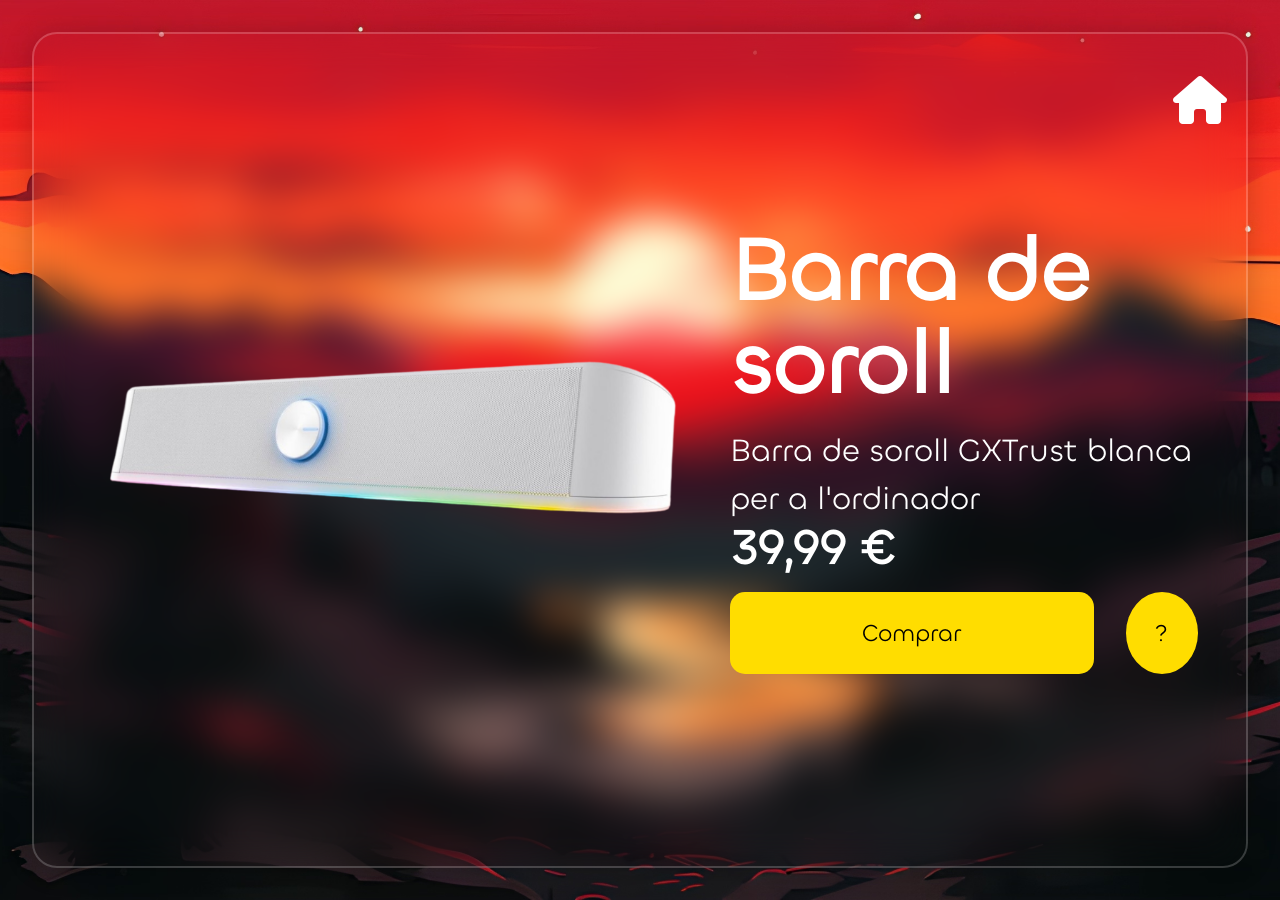
<file: productes/Barra de soroll.html>
<!DOCTYPE html>
<html lang="ca">

<head>
    <meta charset="UTF-8">
    <title>Barra de soroll</title>
    <link rel="stylesheet" href="../product.css">
    <link rel="stylesheet" href="https://cdnjs.cloudflare.com/ajax/libs/font-awesome/6.7.2/css/all.min.css"
        integrity="sha512-Evv84Mr4kqVGRNSgIGL/F/aIDqQb7xQ2vcrdIwxfjThSH8CSR7PBEakCr51Ck+w+/U6swU2Im1vVX0SVk9ABhg=="
        crossorigin="anonymous" referrerpolicy="no-referrer">
    <meta name="viewport" content="width=device-width, initial-scale=1.0">
    <link rel="website icon" type="jpg" href="../img/icon.jpg">
</head>

<body>
    <div class="general">
        <div class="imagen">
            <img src="../img/img-12.jpg" alt="Cadira Ergonòmica" style="width: 600px; height: auto;">
        </div>
        <div class="description">
            <h1>Barra de soroll</h1>
            <p>Barra de soroll GXTrust blanca per a l&#039;ordinador</p>
            <h2 class="price">39,99 €</h2>
            <div class="button">
                <button class="buy btn" data-url="https://www.amazon.es/Trust-Gaming-Iluminaci%C3%B3n-Altavoces-Alimentaci%C3%B3n/dp/B0FH252S5P/?_encoding=UTF8&amp;pd_rd_w=E9NpO&amp;content-id=amzn1.sym.fb082bbf-62df-41cf-8781-48f664b05893&amp;pf_rd_p=fb082bbf-62df-41cf-8781-48f664b05893&amp;pf_rd_r=YXW6NJ1TQ4CJ0GKKM4R6&amp;pd_rd_wg=wQYU0&amp;pd_rd_r=5d430474-7e29-4195-837c-4c2dff0e2332&amp;ref_=pd_hp_d_r_atf_dealz_wd_cs&amp;th=1">Comprar</button>
                <button class="pq btn" title="Per què?">?</button>
            </div>
        </div>
        <i class="fas fa-house" onclick="location.href = '../index.html'"></i>
    </div>
    <div class="why">Caprici, per poder escoltar millor l&#039;ordinador.</div>
    <script>
        const general = document.querySelector(".general");
        const buy = document.querySelector(".buy");
        const why = document.querySelector(".why");

        buy.addEventListener("click", () => {
            window.open(buy.dataset.url, "_blank")
        })

        general.addEventListener("click", (event) => {
            let positionClick = event.target;
            if (positionClick.classList.contains("pq")) {
                why.style.display = "block"
            } else{
                why.style.display = "none"
            }
        })
    </script>
</body>

</html>
</file>
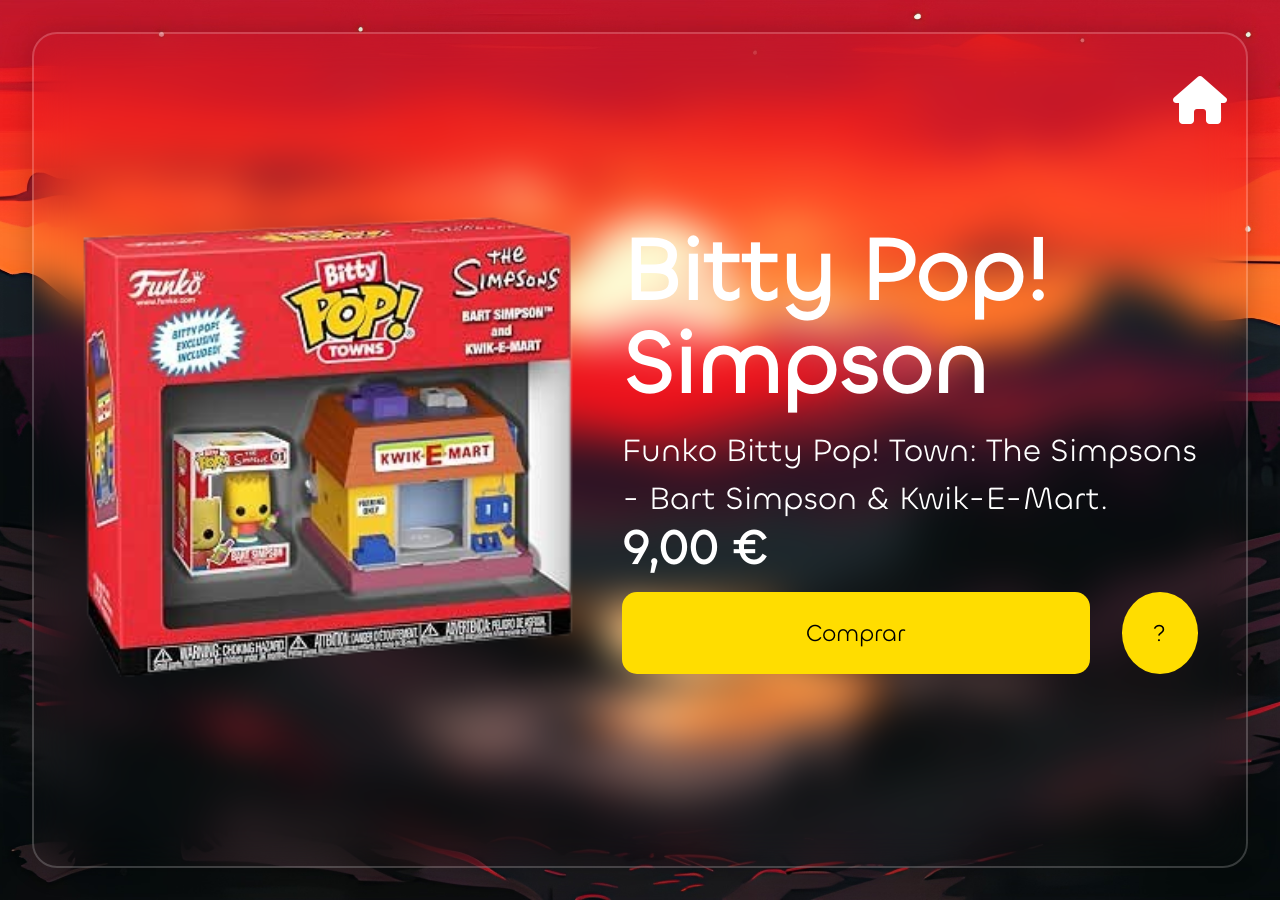
<file: productes/Bitty Pop! Simpson.html>
<!DOCTYPE html>
<html lang="ca">

<head>
    <meta charset="UTF-8">
    <title>Bitty Pop! Simpson</title>
    <link rel="stylesheet" href="../product.css">
    <link rel="stylesheet" href="https://cdnjs.cloudflare.com/ajax/libs/font-awesome/6.7.2/css/all.min.css"
        integrity="sha512-Evv84Mr4kqVGRNSgIGL/F/aIDqQb7xQ2vcrdIwxfjThSH8CSR7PBEakCr51Ck+w+/U6swU2Im1vVX0SVk9ABhg=="
        crossorigin="anonymous" referrerpolicy="no-referrer">
    <meta name="viewport" content="width=device-width, initial-scale=1.0">
    <link rel="website icon" type="jpg" href="../img/icon.jpg">
</head>

<body>
    <div class="general">
        <div class="imagen">
            <img src="../img/img-3.jpg" alt="Cadira Ergonòmica">
        </div>
        <div class="description">
            <h1>Bitty Pop! Simpson</h1>
            <p>Funko Bitty Pop! Town: The Simpsons - Bart Simpson &amp; Kwik-E-Mart.</p>
            <h2 class="price">9,00 €</h2>
            <div class="button">
                <button class="buy btn" data-url="https://www.amazon.es/dp/B0CQS16CK2?ref=cm_sw_r_cso_wa_apan_dp_HC4PTGR8ADGHD1JJYJYX&amp;ref_=cm_sw_r_cso_wa_apan_dp_HC4PTGR8ADGHD1JJYJYX&amp;social_share=cm_sw_r_cso_wa_apan_dp_HC4PTGR8ADGHD1JJYJYX&amp;th=1">Comprar</button>
                <button class="pq btn" title="Per què?">?</button>
            </div>
        </div>
        <i class="fas fa-house" onclick="location.href = '../index.html'"></i>
    </div>
    <div class="why">Decoració/Caprici.</div>
    <script>
        const general = document.querySelector(".general");
        const buy = document.querySelector(".buy");
        const why = document.querySelector(".why");

        buy.addEventListener("click", () => {
            window.open(buy.dataset.url, "_blank")
        })

        general.addEventListener("click", (event) => {
            let positionClick = event.target;
            if (positionClick.classList.contains("pq")) {
                why.style.display = "block"
            } else{
                why.style.display = "none"
            }
        })
    </script>
</body>

</html>
</file>
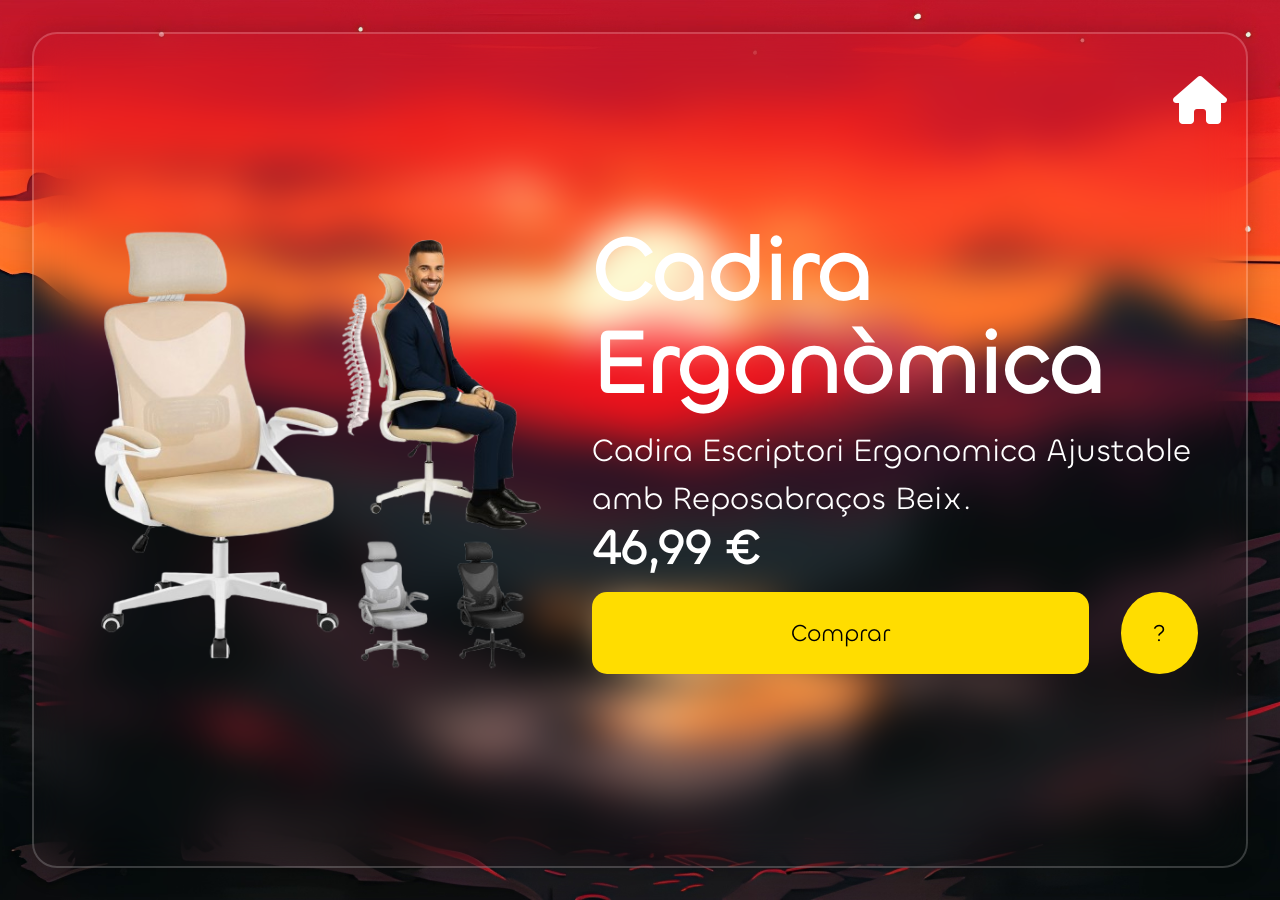
<file: productes/Cadira Ergonòmica.html>
<!DOCTYPE html>
<html lang="ca">

<head>
    <meta charset="UTF-8">
    <title>Cadira Ergonòmica</title>
    <link rel="stylesheet" href="../product.css">
    <link rel="stylesheet" href="https://cdnjs.cloudflare.com/ajax/libs/font-awesome/6.7.2/css/all.min.css"
        integrity="sha512-Evv84Mr4kqVGRNSgIGL/F/aIDqQb7xQ2vcrdIwxfjThSH8CSR7PBEakCr51Ck+w+/U6swU2Im1vVX0SVk9ABhg=="
        crossorigin="anonymous" referrerpolicy="no-referrer">
    <meta name="viewport" content="width=device-width, initial-scale=1.0">
    <link rel="website icon" type="jpg" href="../img/icon.jpg">
</head>

<body>
    <div class="general">
        <div class="imagen">
            <img src="../img/img-1.jpg" alt="Cadira Ergonòmica">
        </div>
        <div class="description">
            <h1>Cadira Ergonòmica</h1>
            <p>Cadira Escriptori Ergonomica Ajustable amb Reposabraços Beix.</p>
            <h2 class="price">46,99 €</h2>
            <div class="button">
                <button class="buy btn" data-url="https://www.amazon.es/gp/product/B0G6X6NP4X/ref=ox_sc_act_image_1?smid=ABU9ZGHA5QJIH&amp;th=1">Comprar</button>
                <button class="pq btn" title="Per què?">?</button>
            </div>
        </div>
        <i class="fas fa-house" onclick="location.href = '../index.html'"></i>
    </div>
    <div class="why">Per no agafar dolor d&#039;esquena o de coll al estar asegut en el escriptori,</div>
    <script>
        const general = document.querySelector(".general");
        const buy = document.querySelector(".buy");
        const why = document.querySelector(".why");

        buy.addEventListener("click", () => {
            window.open(buy.dataset.url, "_blank")
        })

        general.addEventListener("click", (event) => {
            let positionClick = event.target;
            if (positionClick.classList.contains("pq")) {
                why.style.display = "block"
            } else{
                why.style.display = "none"
            }
        })
    </script>
</body>

</html>
</file>
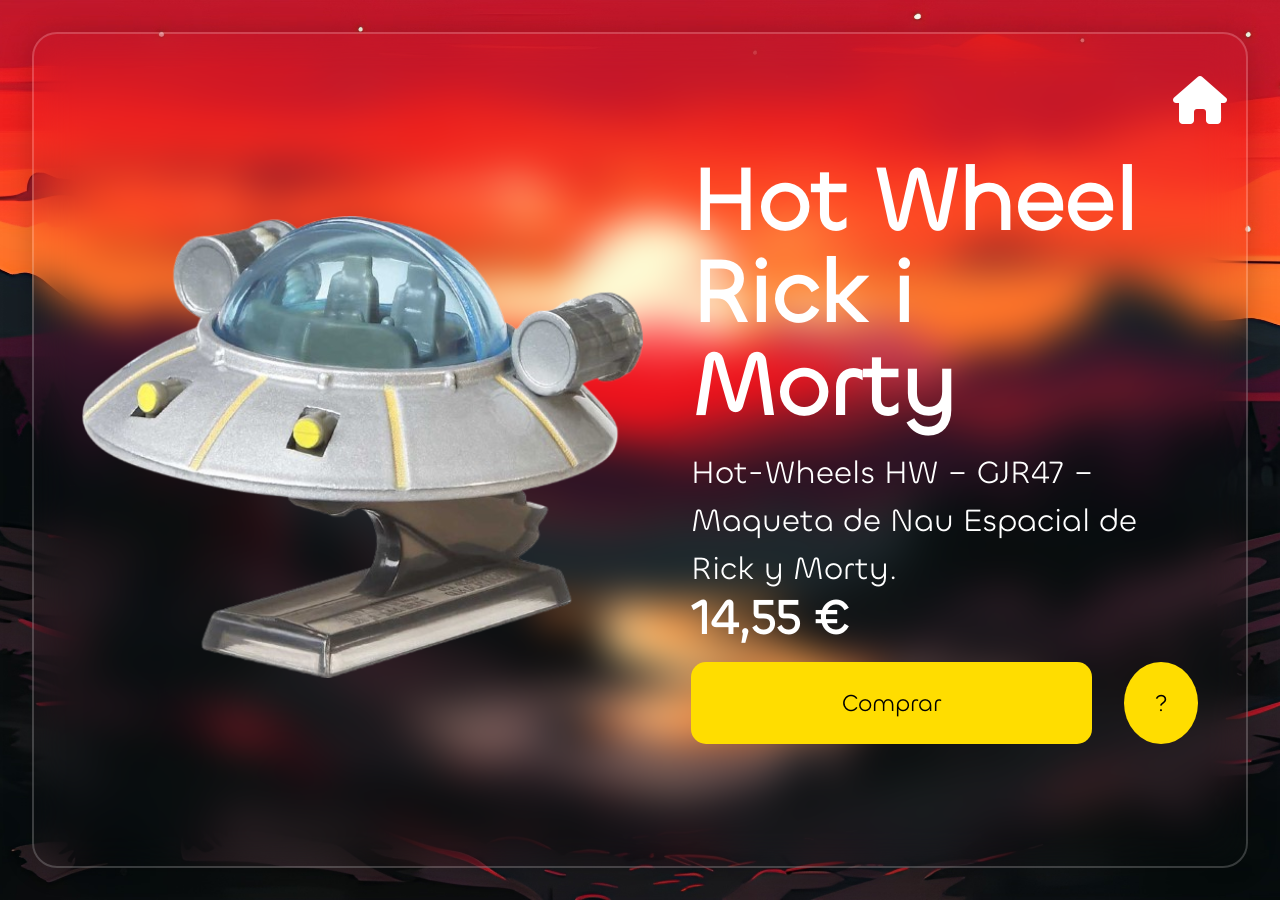
<file: productes/Hot Wheel Rick i Morty.html>
<!DOCTYPE html>
<html lang="ca">

<head>
    <meta charset="UTF-8">
    <title>Hot Wheel Rick i Morty</title>
    <link rel="stylesheet" href="../product.css">
    <link rel="stylesheet" href="https://cdnjs.cloudflare.com/ajax/libs/font-awesome/6.7.2/css/all.min.css"
        integrity="sha512-Evv84Mr4kqVGRNSgIGL/F/aIDqQb7xQ2vcrdIwxfjThSH8CSR7PBEakCr51Ck+w+/U6swU2Im1vVX0SVk9ABhg=="
        crossorigin="anonymous" referrerpolicy="no-referrer">
    <meta name="viewport" content="width=device-width, initial-scale=1.0">
    <link rel="website icon" type="jpg" href="../img/icon.jpg">
</head>

<body>
    <div class="general">
        <div class="imagen">
            <img src="../img/img-2.jpg" alt="Cadira Ergonòmica">
        </div>
        <div class="description">
            <h1>Hot Wheel Rick i Morty</h1>
            <p>Hot-Wheels HW – GJR47 – Maqueta de Nau Espacial de Rick y Morty.</p>
            <h2 class="price">14,55 €</h2>
            <div class="button">
                <button class="buy btn" data-url="https://www.amazon.es/dp/B086G68871?ref=cm_sw_r_cso_wa_apan_dp_TQTAPQ4N9PSXCVYJKZVJ&amp;ref_=cm_sw_r_cso_wa_apan_dp_TQTAPQ4N9PSXCVYJKZVJ&amp;social_share=cm_sw_r_cso_wa_apan_dp_TQTAPQ4N9PSXCVYJKZVJ">Comprar</button>
                <button class="pq btn" title="Per què?">?</button>
            </div>
        </div>
        <i class="fas fa-house" onclick="location.href = '../index.html'"></i>
    </div>
    <div class="why">Decoració/Caprici.</div>
    <script>
        const general = document.querySelector(".general");
        const buy = document.querySelector(".buy");
        const why = document.querySelector(".why");

        buy.addEventListener("click", () => {
            window.open(buy.dataset.url, "_blank")
        })

        general.addEventListener("click", (event) => {
            let positionClick = event.target;
            if (positionClick.classList.contains("pq")) {
                why.style.display = "block"
            } else{
                why.style.display = "none"
            }
        })
    </script>
</body>

</html>
</file>
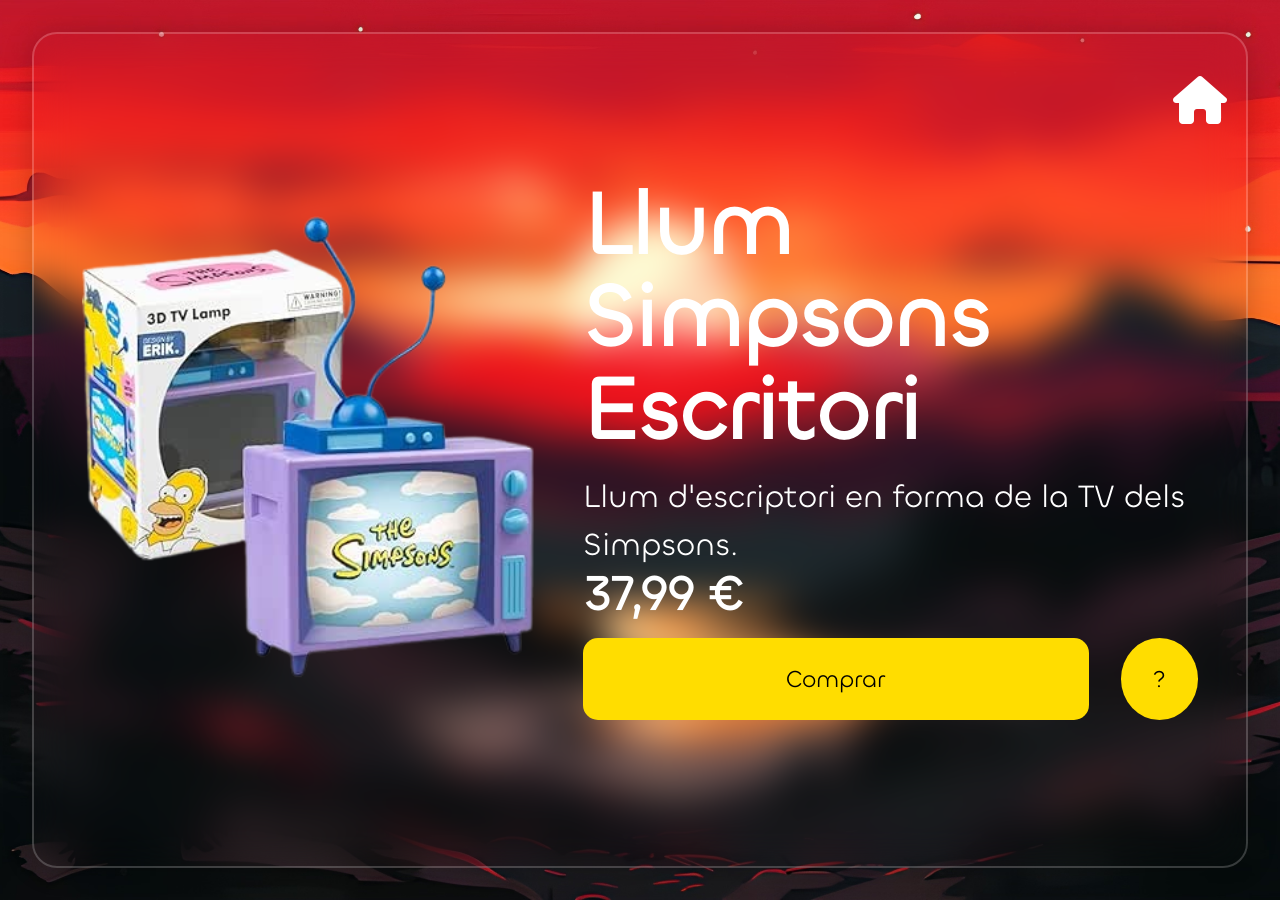
<file: productes/Llum Simpsons Escritori.html>
<!DOCTYPE html>
<html lang="ca">

<head>
    <meta charset="UTF-8">
    <title>Llum Simpsons Escritori</title>
    <link rel="stylesheet" href="../product.css">
    <link rel="stylesheet" href="https://cdnjs.cloudflare.com/ajax/libs/font-awesome/6.7.2/css/all.min.css"
        integrity="sha512-Evv84Mr4kqVGRNSgIGL/F/aIDqQb7xQ2vcrdIwxfjThSH8CSR7PBEakCr51Ck+w+/U6swU2Im1vVX0SVk9ABhg=="
        crossorigin="anonymous" referrerpolicy="no-referrer">
    <meta name="viewport" content="width=device-width, initial-scale=1.0">
    <link rel="website icon" type="jpg" href="../img/icon.jpg">
</head>

<body>
    <div class="general">
        <div class="imagen">
            <img src="../img/img-4.jpg" alt="Cadira Ergonòmica">
        </div>
        <div class="description">
            <h1>Llum Simpsons Escritori</h1>
            <p>Llum d&#039;escriptori en forma de la TV dels Simpsons.</p>
            <h2 class="price">37,99 €</h2>
            <div class="button">
                <button class="buy btn" data-url="https://www.amazon.es/dp/B0FXH5ZPHN?ref=cm_sw_r_cso_wa_apan_dp_G398KB0VMZXW51DMBTZZ&amp;ref_=cm_sw_r_cso_wa_apan_dp_G398KB0VMZXW51DMBTZZ&amp;social_share=cm_sw_r_cso_wa_apan_dp_G398KB0VMZXW51DMBTZZ&amp;th=1">Comprar</button>
                <button class="pq btn" title="Per què?">?</button>
            </div>
        </div>
        <i class="fas fa-house" onclick="location.href = '../index.html'"></i>
    </div>
    <div class="why">Decoració/Caprici i per tenir una llum en l&#039;escriptori.</div>
    <script>
        const general = document.querySelector(".general");
        const buy = document.querySelector(".buy");
        const why = document.querySelector(".why");

        buy.addEventListener("click", () => {
            window.open(buy.dataset.url, "_blank")
        })

        general.addEventListener("click", (event) => {
            let positionClick = event.target;
            if (positionClick.classList.contains("pq")) {
                why.style.display = "block"
            } else{
                why.style.display = "none"
            }
        })
    </script>
</body>

</html>
</file>
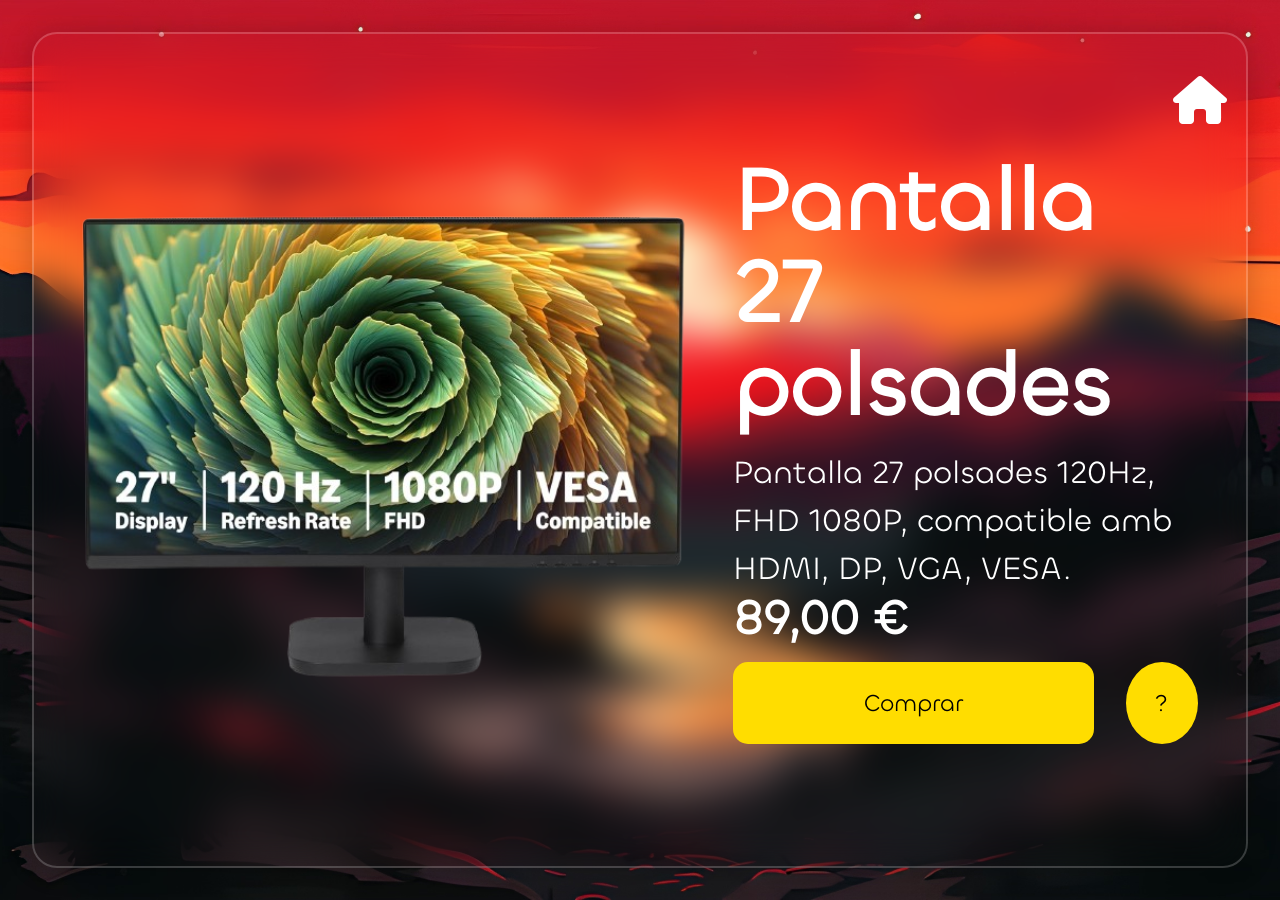
<file: productes/Pantalla 27 polsades.html>
<!DOCTYPE html>
<html lang="ca">

<head>
    <meta charset="UTF-8">
    <title>Pantalla 27 polsades</title>
    <link rel="stylesheet" href="../product.css">
    <link rel="stylesheet" href="https://cdnjs.cloudflare.com/ajax/libs/font-awesome/6.7.2/css/all.min.css"
        integrity="sha512-Evv84Mr4kqVGRNSgIGL/F/aIDqQb7xQ2vcrdIwxfjThSH8CSR7PBEakCr51Ck+w+/U6swU2Im1vVX0SVk9ABhg=="
        crossorigin="anonymous" referrerpolicy="no-referrer">
    <meta name="viewport" content="width=device-width, initial-scale=1.0">
    <link rel="website icon" type="jpg" href="../img/icon.jpg">
</head>

<body>
    <div class="general">
        <div class="imagen">
            <img src="../img/img-10.jpg" alt="Cadira Ergonòmica">
        </div>
        <div class="description">
            <h1>Pantalla 27 polsades</h1>
            <p>Pantalla 27 polsades 120Hz, FHD 1080P, compatible amb HDMI, DP, VGA, VESA.</p>
            <h2 class="price">89,00 €</h2>
            <div class="button">
                <button class="buy btn" data-url="https://www.amazon.es/dp/B0DZ5W17HN?ref=cm_sw_r_cso_wa_apan_dp_Q30NSGTPNY228KVNN7GV&amp;ref_=cm_sw_r_cso_wa_apan_dp_Q30NSGTPNY228KVNN7GV&amp;social_share=cm_sw_r_cso_wa_apan_dp_Q30NSGTPNY228KVNN7GV&amp;th=1">Comprar</button>
                <button class="pq btn" title="Per què?">?</button>
            </div>
        </div>
        <i class="fas fa-house" onclick="location.href = '../index.html'"></i>
    </div>
    <div class="why">Per fer la pantalla del portàtil més gran. Caprici.</div>
    <script>
        const general = document.querySelector(".general");
        const buy = document.querySelector(".buy");
        const why = document.querySelector(".why");

        buy.addEventListener("click", () => {
            window.open(buy.dataset.url, "_blank")
        })

        general.addEventListener("click", (event) => {
            let positionClick = event.target;
            if (positionClick.classList.contains("pq")) {
                why.style.display = "block"
            } else{
                why.style.display = "none"
            }
        })
    </script>
</body>

</html>
</file>
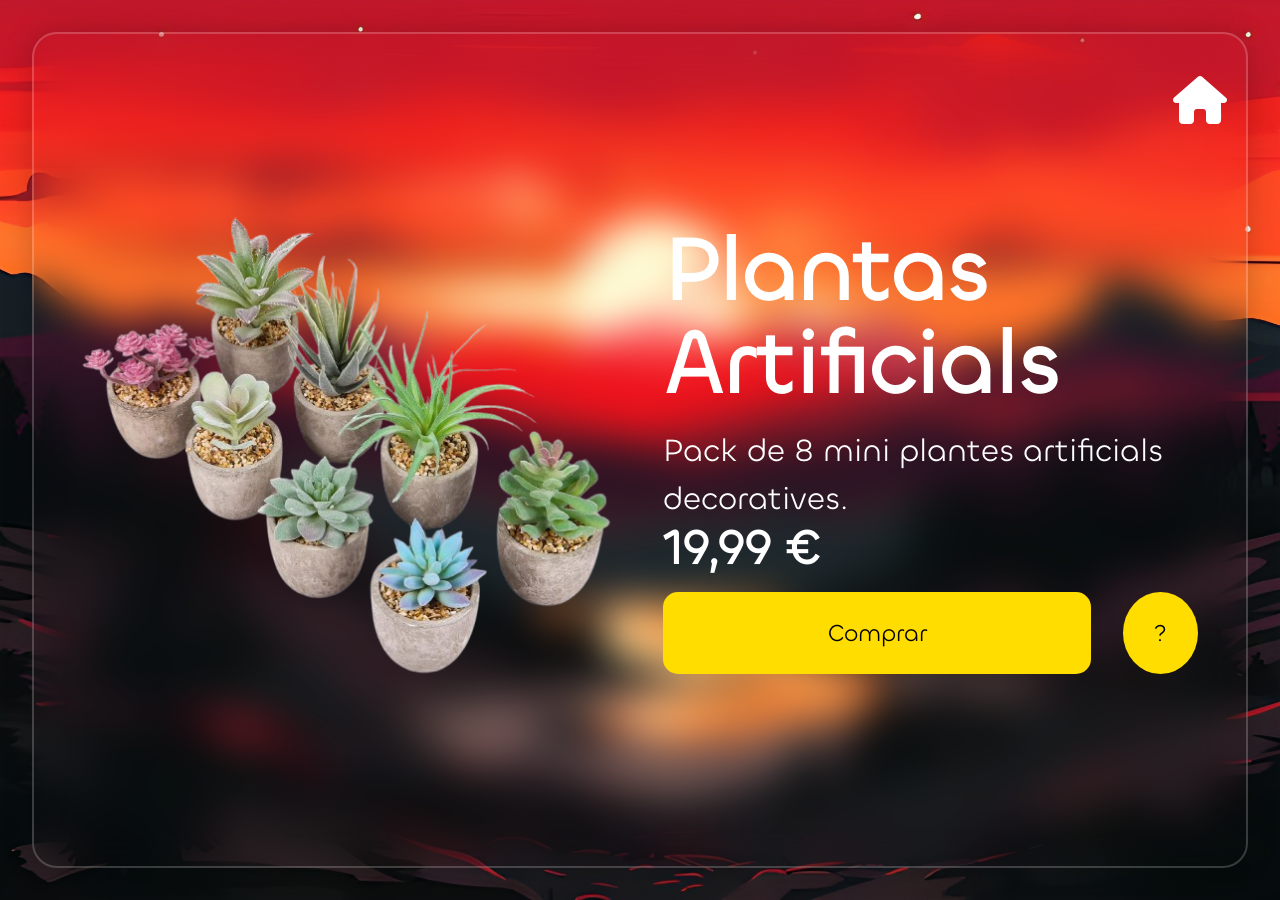
<file: productes/Plantas Artificials.html>
<!DOCTYPE html>
<html lang="ca">

<head>
    <meta charset="UTF-8">
    <title>Plantas Artificials</title>
    <link rel="stylesheet" href="../product.css">
    <link rel="stylesheet" href="https://cdnjs.cloudflare.com/ajax/libs/font-awesome/6.7.2/css/all.min.css"
        integrity="sha512-Evv84Mr4kqVGRNSgIGL/F/aIDqQb7xQ2vcrdIwxfjThSH8CSR7PBEakCr51Ck+w+/U6swU2Im1vVX0SVk9ABhg=="
        crossorigin="anonymous" referrerpolicy="no-referrer">
    <meta name="viewport" content="width=device-width, initial-scale=1.0">
    <link rel="website icon" type="jpg" href="../img/icon.jpg">
</head>

<body>
    <div class="general">
        <div class="imagen">
            <img src="../img/img-7.jpg" alt="Cadira Ergonòmica">
        </div>
        <div class="description">
            <h1>Plantas Artificials</h1>
            <p>Pack de 8 mini plantes artificials decoratives.</p>
            <h2 class="price">19,99 €</h2>
            <div class="button">
                <button class="buy btn" data-url="https://www.amazon.es/dp/B09PQGJ6B7?ref=cm_sw_r_cso_wa_apan_dp_ZMEAZVK5BFZ1N2VT7M07&amp;ref_=cm_sw_r_cso_wa_apan_dp_ZMEAZVK5BFZ1N2VT7M07&amp;social_share=cm_sw_r_cso_wa_apan_dp_ZMEAZVK5BFZ1N2VT7M07">Comprar</button>
                <button class="pq btn" title="Per què?">?</button>
            </div>
        </div>
        <i class="fas fa-house" onclick="location.href = '../index.html'"></i>
    </div>
    <div class="why">Decoració</div>
    <script>
        const general = document.querySelector(".general");
        const buy = document.querySelector(".buy");
        const why = document.querySelector(".why");

        buy.addEventListener("click", () => {
            window.open(buy.dataset.url, "_blank")
        })

        general.addEventListener("click", (event) => {
            let positionClick = event.target;
            if (positionClick.classList.contains("pq")) {
                why.style.display = "block"
            } else{
                why.style.display = "none"
            }
        })
    </script>
</body>

</html>
</file>
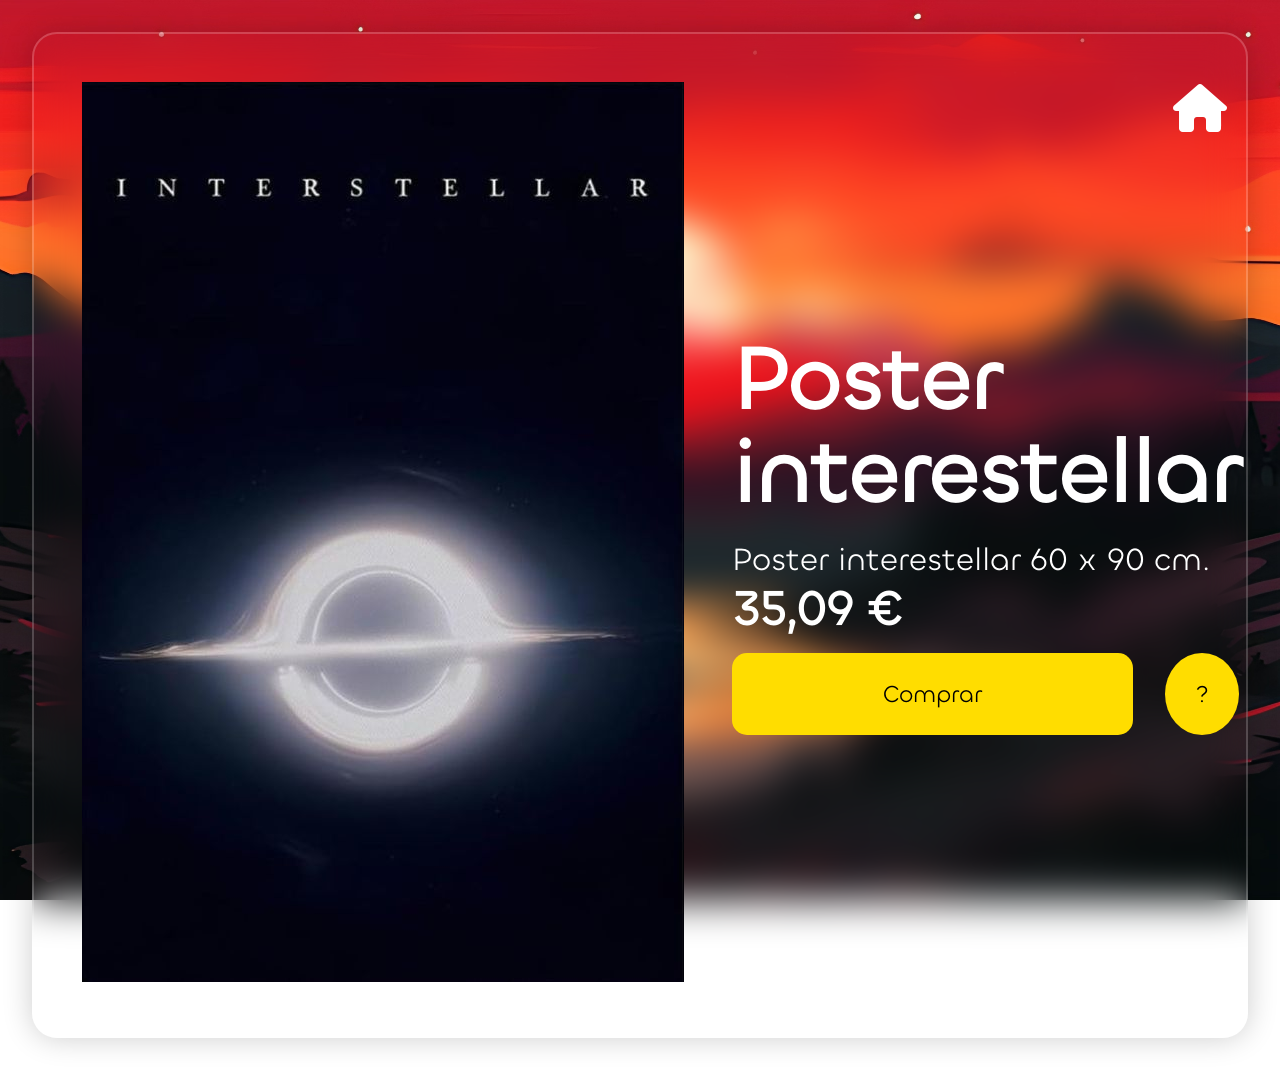
<file: productes/Poster interestellar.html>
<!DOCTYPE html>
<html lang="ca">

<head>
    <meta charset="UTF-8">
    <title>Poster interestellar</title>
    <link rel="stylesheet" href="../product.css">
    <link rel="stylesheet" href="https://cdnjs.cloudflare.com/ajax/libs/font-awesome/6.7.2/css/all.min.css"
        integrity="sha512-Evv84Mr4kqVGRNSgIGL/F/aIDqQb7xQ2vcrdIwxfjThSH8CSR7PBEakCr51Ck+w+/U6swU2Im1vVX0SVk9ABhg=="
        crossorigin="anonymous" referrerpolicy="no-referrer">
    <meta name="viewport" content="width=device-width, initial-scale=1.0">
    <link rel="website icon" type="jpg" href="../img/icon.jpg">
</head>

<body>
    <div class="general">
        <div class="imagen">
            <img src="../img/img-5.jpg" alt="Cadira Ergonòmica">
        </div>
        <div class="description">
            <h1>Poster interestellar</h1>
            <p>Poster interestellar 60 x 90 cm.</p>
            <h2 class="price">35,09 €</h2>
            <div class="button">
                <button class="buy btn" data-url="https://www.amazon.es/dp/B0FFH7TMBR?ref=cm_sw_r_cso_wa_apan_dp_TKE7SA4GS7CJYHD2KV2K&amp;ref_=cm_sw_r_cso_wa_apan_dp_TKE7SA4GS7CJYHD2KV2K&amp;social_share=cm_sw_r_cso_wa_apan_dp_TKE7SA4GS7CJYHD2KV2K&amp;th=1">Comprar</button>
                <button class="pq btn" title="Per què?">?</button>
            </div>
        </div>
        <i class="fas fa-house" onclick="location.href = '../index.html'"></i>
    </div>
    <div class="why">Decoració/Caprici.</div>
    <script>
        const general = document.querySelector(".general");
        const buy = document.querySelector(".buy");
        const why = document.querySelector(".why");

        buy.addEventListener("click", () => {
            window.open(buy.dataset.url, "_blank")
        })

        general.addEventListener("click", (event) => {
            let positionClick = event.target;
            if (positionClick.classList.contains("pq")) {
                why.style.display = "block"
            } else{
                why.style.display = "none"
            }
        })
    </script>
</body>

</html>
</file>
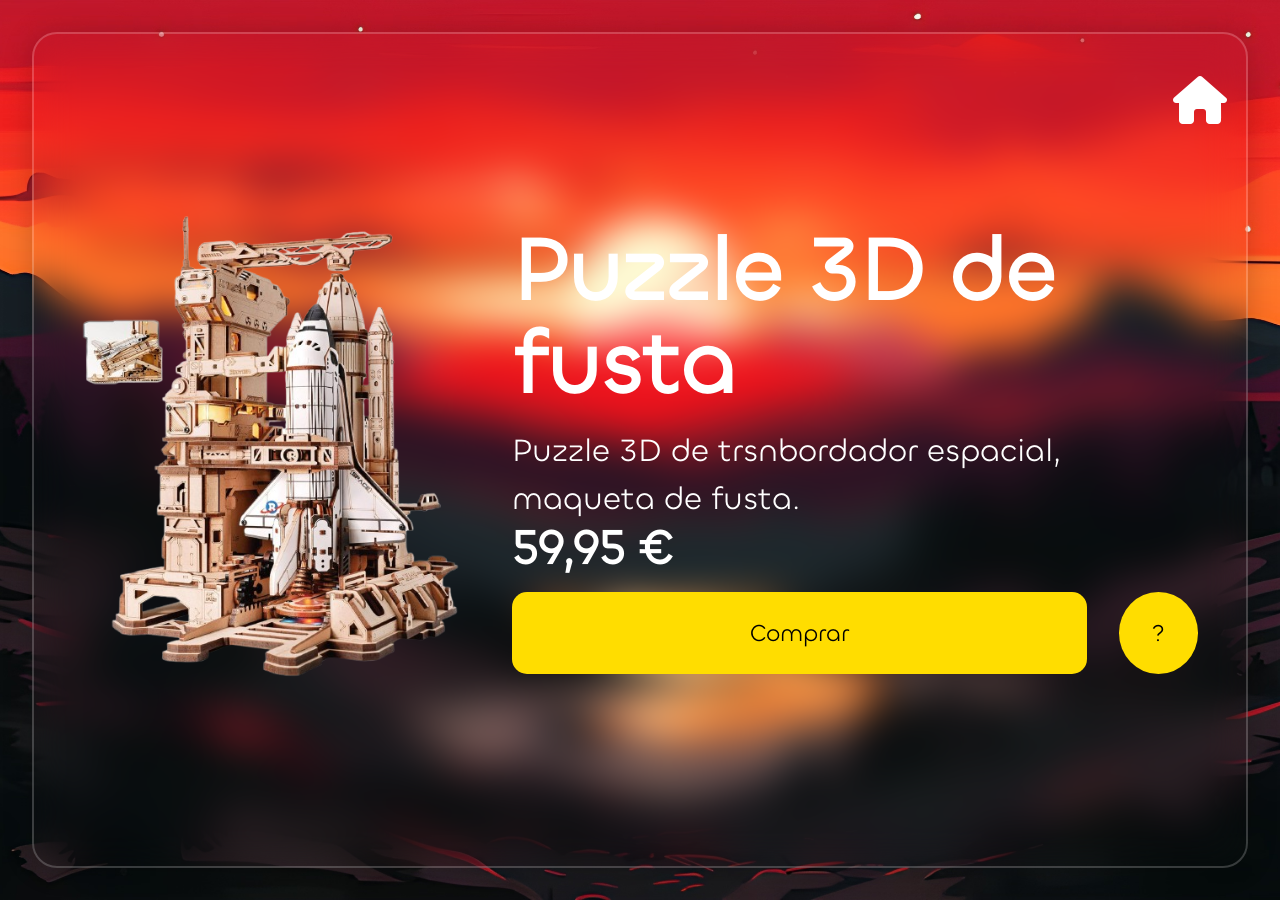
<file: productes/Puzzle 3D de fusta.html>
<!DOCTYPE html>
<html lang="ca">

<head>
    <meta charset="UTF-8">
    <title>Puzzle 3D de fusta</title>
    <link rel="stylesheet" href="../product.css">
    <link rel="stylesheet" href="https://cdnjs.cloudflare.com/ajax/libs/font-awesome/6.7.2/css/all.min.css"
        integrity="sha512-Evv84Mr4kqVGRNSgIGL/F/aIDqQb7xQ2vcrdIwxfjThSH8CSR7PBEakCr51Ck+w+/U6swU2Im1vVX0SVk9ABhg=="
        crossorigin="anonymous" referrerpolicy="no-referrer">
    <meta name="viewport" content="width=device-width, initial-scale=1.0">
    <link rel="website icon" type="jpg" href="../img/icon.jpg">
</head>

<body>
    <div class="general">
        <div class="imagen">
            <img src="../img/img-6.jpg" alt="Cadira Ergonòmica">
        </div>
        <div class="description">
            <h1>Puzzle 3D de fusta</h1>
            <p>Puzzle 3D de trsnbordador espacial, maqueta de fusta.</p>
            <h2 class="price">59,95 €</h2>
            <div class="button">
                <button class="buy btn" data-url="https://www.amazon.es/dp/B0FKM2KNNM?ref=cm_sw_r_cso_wa_apan_dp_LIGHTSABERFT4Q4EM4TD&amp;ref_=cm_sw_r_cso_wa_apan_dp_LIGHTSABERFT4Q4EM4TD&amp;social_share=cm_sw_r_cso_wa_apan_dp_LIGHTSABERFT4Q4EM4TD">Comprar</button>
                <button class="pq btn" title="Per què?">?</button>
            </div>
        </div>
        <i class="fas fa-house" onclick="location.href = '../index.html'"></i>
    </div>
    <div class="why">Decoració/Caprici i per entretenir-me un temps.</div>
    <script>
        const general = document.querySelector(".general");
        const buy = document.querySelector(".buy");
        const why = document.querySelector(".why");

        buy.addEventListener("click", () => {
            window.open(buy.dataset.url, "_blank")
        })

        general.addEventListener("click", (event) => {
            let positionClick = event.target;
            if (positionClick.classList.contains("pq")) {
                why.style.display = "block"
            } else{
                why.style.display = "none"
            }
        })
    </script>
</body>

</html>
</file>
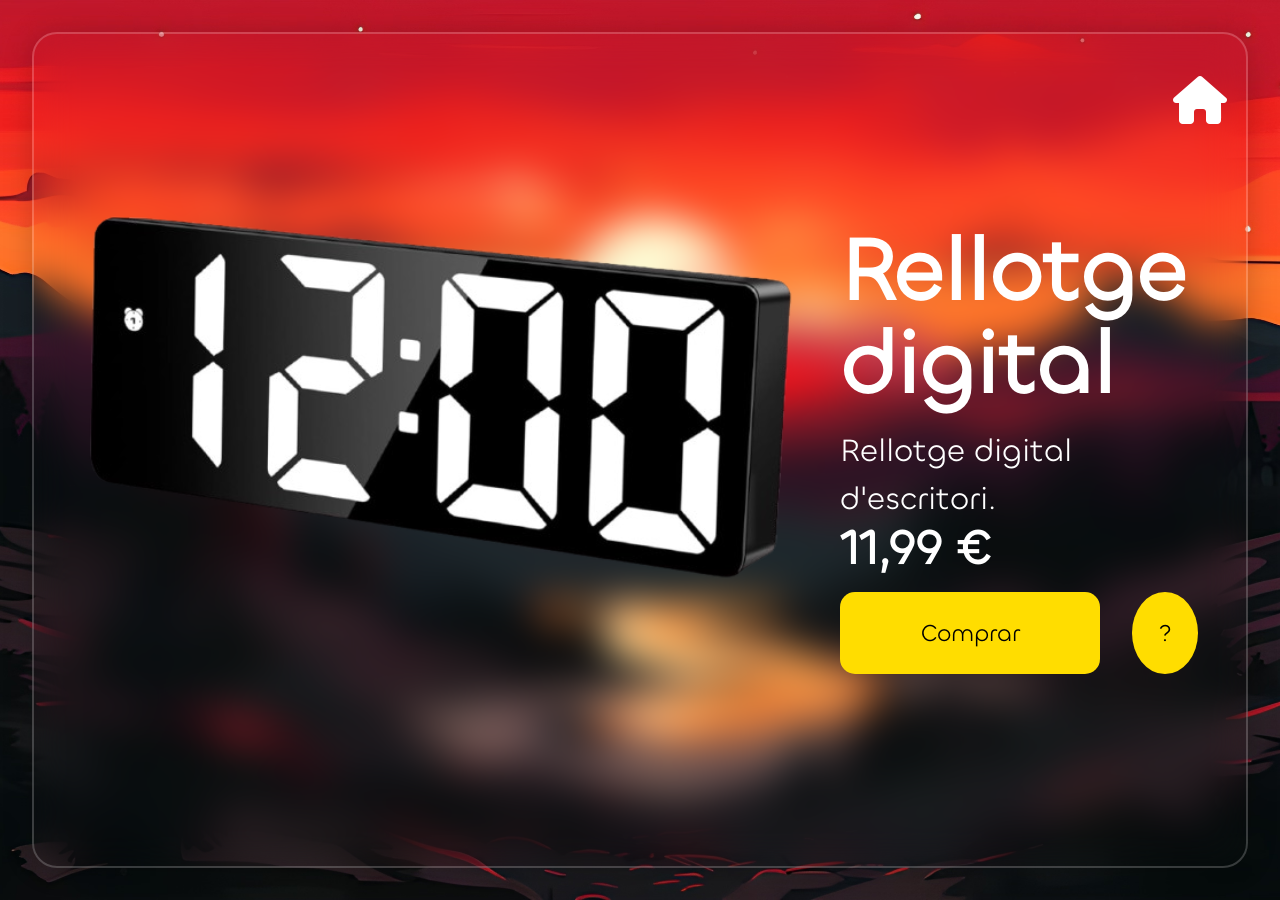
<file: productes/Rellotge digital.html>
<!DOCTYPE html>
<html lang="ca">

<head>
    <meta charset="UTF-8">
    <title>Rellotge digital</title>
    <link rel="stylesheet" href="../product.css">
    <link rel="stylesheet" href="https://cdnjs.cloudflare.com/ajax/libs/font-awesome/6.7.2/css/all.min.css"
        integrity="sha512-Evv84Mr4kqVGRNSgIGL/F/aIDqQb7xQ2vcrdIwxfjThSH8CSR7PBEakCr51Ck+w+/U6swU2Im1vVX0SVk9ABhg=="
        crossorigin="anonymous" referrerpolicy="no-referrer">
    <meta name="viewport" content="width=device-width, initial-scale=1.0">
    <link rel="website icon" type="jpg" href="../img/icon.jpg">
</head>

<body>
    <div class="general">
        <div class="imagen">
            <img src="../img/img-8.jpg" alt="Cadira Ergonòmica">
        </div>
        <div class="description">
            <h1>Rellotge digital</h1>
            <p>Rellotge digital d&#039;escritori.</p>
            <h2 class="price">11,99 €</h2>
            <div class="button">
                <button class="buy btn" data-url="https://www.amazon.es/dp/B0DHRXGLFK?ref=cm_sw_r_cso_wa_apan_dp_YYAG9CMHW02EKK8BFWKM&amp;ref_=cm_sw_r_cso_wa_apan_dp_YYAG9CMHW02EKK8BFWKM&amp;social_share=cm_sw_r_cso_wa_apan_dp_YYAG9CMHW02EKK8BFWKM&amp;th=1">Comprar</button>
                <button class="pq btn" title="Per què?">?</button>
            </div>
        </div>
        <i class="fas fa-house" onclick="location.href = '../index.html'"></i>
    </div>
    <div class="why">Per saber l&#039;hora ràpidament quan estigui al escriptori.</div>
    <script>
        const general = document.querySelector(".general");
        const buy = document.querySelector(".buy");
        const why = document.querySelector(".why");

        buy.addEventListener("click", () => {
            window.open(buy.dataset.url, "_blank")
        })

        general.addEventListener("click", (event) => {
            let positionClick = event.target;
            if (positionClick.classList.contains("pq")) {
                why.style.display = "block"
            } else{
                why.style.display = "none"
            }
        })
    </script>
</body>

</html>
</file>
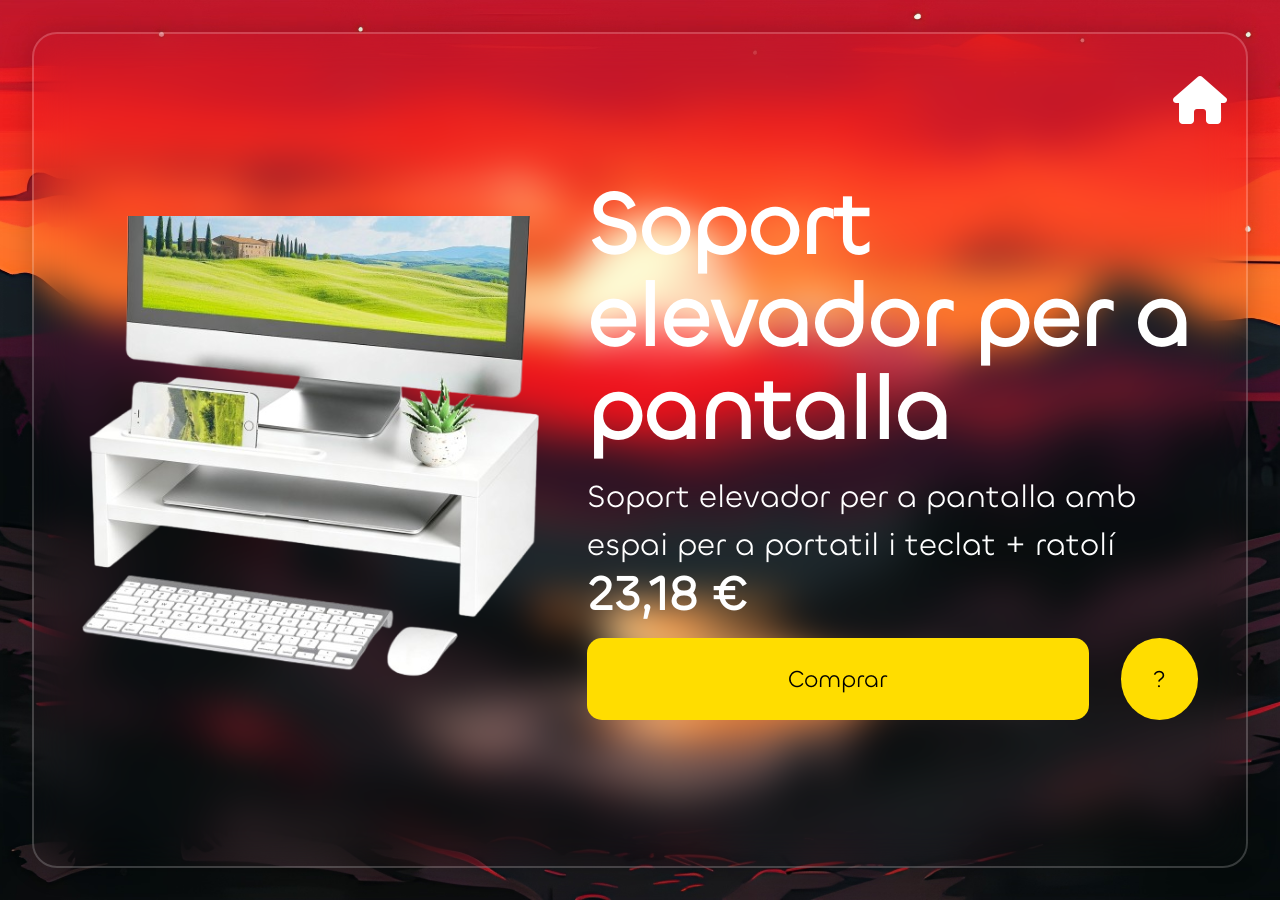
<file: productes/Soport elevador per a pantalla.html>
<!DOCTYPE html>
<html lang="ca">

<head>
    <meta charset="UTF-8">
    <title>Soport elevador per a pantalla</title>
    <link rel="stylesheet" href="../product.css">
    <link rel="stylesheet" href="https://cdnjs.cloudflare.com/ajax/libs/font-awesome/6.7.2/css/all.min.css"
        integrity="sha512-Evv84Mr4kqVGRNSgIGL/F/aIDqQb7xQ2vcrdIwxfjThSH8CSR7PBEakCr51Ck+w+/U6swU2Im1vVX0SVk9ABhg=="
        crossorigin="anonymous" referrerpolicy="no-referrer">
    <meta name="viewport" content="width=device-width, initial-scale=1.0">
    <link rel="website icon" type="jpg" href="../img/icon.jpg">
</head>

<body>
    <div class="general">
        <div class="imagen">
            <img src="../img/img-11.jpg" alt="Cadira Ergonòmica">
        </div>
        <div class="description">
            <h1>Soport elevador per a pantalla</h1>
            <p>Soport elevador per a pantalla amb espai per a portatil i teclat + ratolí</p>
            <h2 class="price">23,18 €</h2>
            <div class="button">
                <button class="buy btn" data-url="https://www.amazon.es/dp/B0GVXTR2L8?ref=cm_sw_r_cso_wa_apan_dp_DXA9DXWVX91254GFJ0R9&amp;ref_=cm_sw_r_cso_wa_apan_dp_DXA9DXWVX91254GFJ0R9&amp;social_share=cm_sw_r_cso_wa_apan_dp_DXA9DXWVX91254GFJ0R9&amp;th=1">Comprar</button>
                <button class="pq btn" title="Per què?">?</button>
            </div>
        </div>
        <i class="fas fa-house" onclick="location.href = '../index.html'"></i>
    </div>
    <div class="why">En cas de tenir la pantalla, per elevar-la i no tenir mal de coll.</div>
    <script>
        const general = document.querySelector(".general");
        const buy = document.querySelector(".buy");
        const why = document.querySelector(".why");

        buy.addEventListener("click", () => {
            window.open(buy.dataset.url, "_blank")
        })

        general.addEventListener("click", (event) => {
            let positionClick = event.target;
            if (positionClick.classList.contains("pq")) {
                why.style.display = "block"
            } else{
                why.style.display = "none"
            }
        })
    </script>
</body>

</html>
</file>
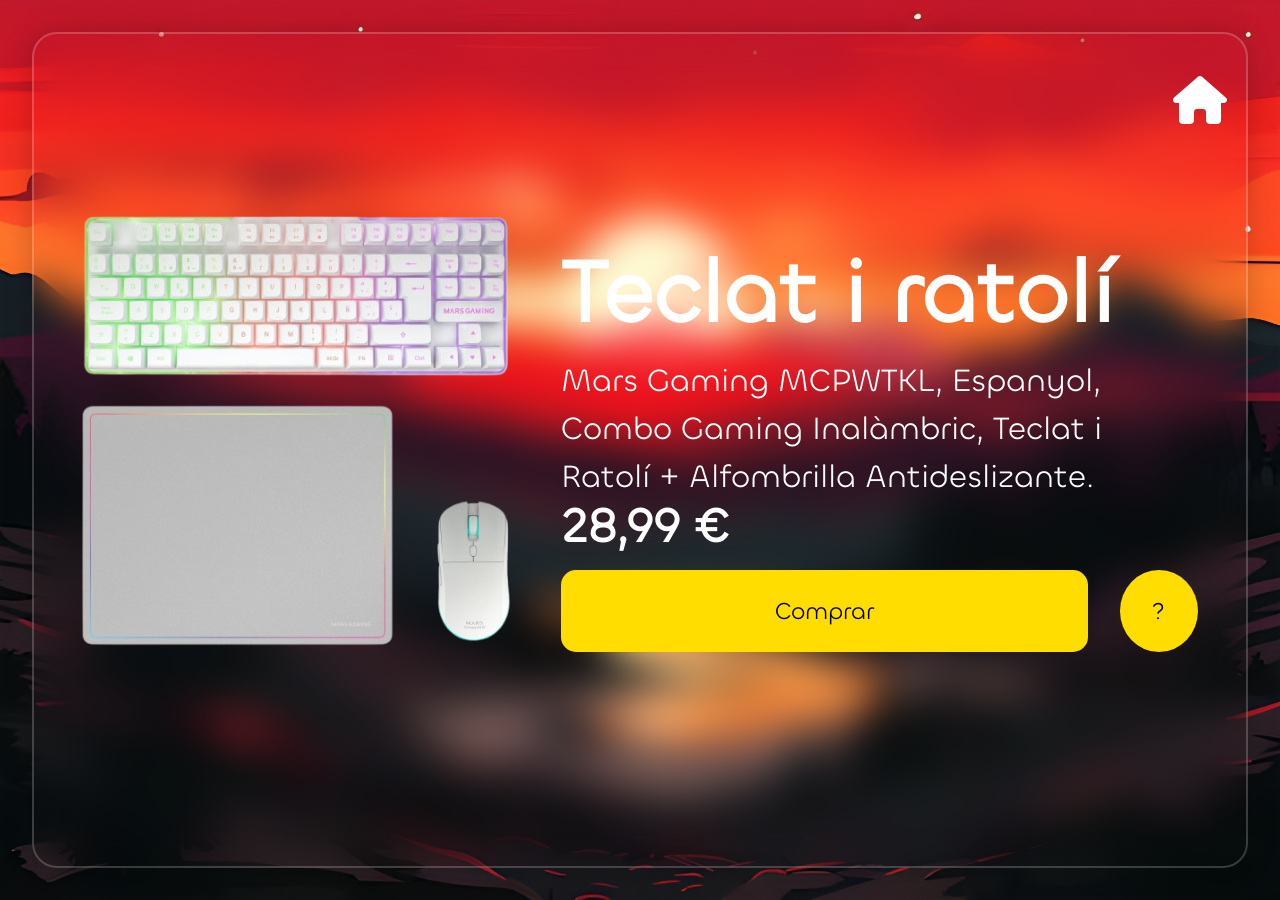
<file: productes/Teclat i ratolí.html>
<!DOCTYPE html>
<html lang="ca">

<head>
    <meta charset="UTF-8">
    <title>Teclat i ratolí</title>
    <link rel="stylesheet" href="../product.css">
    <link rel="stylesheet" href="https://cdnjs.cloudflare.com/ajax/libs/font-awesome/6.7.2/css/all.min.css"
        integrity="sha512-Evv84Mr4kqVGRNSgIGL/F/aIDqQb7xQ2vcrdIwxfjThSH8CSR7PBEakCr51Ck+w+/U6swU2Im1vVX0SVk9ABhg=="
        crossorigin="anonymous" referrerpolicy="no-referrer">
    <meta name="viewport" content="width=device-width, initial-scale=1.0">
    <link rel="website icon" type="jpg" href="../img/icon.jpg">
</head>

<body>
    <div class="general">
        <div class="imagen">
            <img src="../img/img-9.jpg" alt="Cadira Ergonòmica">
        </div>
        <div class="description">
            <h1>Teclat i ratolí</h1>
            <p>Mars Gaming MCPWTKL, Espanyol, Combo Gaming Inalàmbric, Teclat i Ratolí + Alfombrilla Antideslizante.</p>
            <h2 class="price">28,99 €</h2>
            <div class="button">
                <button class="buy btn" data-url="https://www.amazon.es/dp/B0FM8B1K3H?ref=cm_sw_r_cso_wa_apan_dp_E7GFDYMECJ0TDKAX80JP_1&amp;ref_=cm_sw_r_cso_wa_apan_dp_E7GFDYMECJ0TDKAX80JP_1&amp;social_share=cm_sw_r_cso_wa_apan_dp_E7GFDYMECJ0TDKAX80JP_1&amp;th=1">Comprar</button>
                <button class="pq btn" title="Per què?">?</button>
            </div>
        </div>
        <i class="fas fa-house" onclick="location.href = '../index.html'"></i>
    </div>
    <div class="why">Per a la pantalla de l&#039;escriptori, per poder-lo fer servir més còmodement. Caprici.</div>
    <script>
        const general = document.querySelector(".general");
        const buy = document.querySelector(".buy");
        const why = document.querySelector(".why");

        buy.addEventListener("click", () => {
            window.open(buy.dataset.url, "_blank")
        })

        general.addEventListener("click", (event) => {
            let positionClick = event.target;
            if (positionClick.classList.contains("pq")) {
                why.style.display = "block"
            } else{
                why.style.display = "none"
            }
        })
    </script>
</body>

</html>
</file>
<file: product.css>
@font-face {
    font-family: "Chillax";
    src: url("chillax_complete/fonts/otf/chillax-regular.otf") format("opentype");
    font-display: swap;
}

* {
    margin: 0;
    padding: 0;
    box-sizing: border-box;
    font-family: "Chillax", sans-serif;
}

body {
    min-height: 100vh;
    padding: 2rem;
    background-image: url("img/bg.avif");
    background-repeat: no-repeat;
    background-position: center;
    background-size: cover;
    background-attachment: fixed;
    color: #fff;
}

.general {
    width: 100%;
    min-height: calc(100vh - 4rem);
    display: flex;
    justify-content: space-between;
    align-items: center;
    gap: 3rem;
    padding: 3rem;
    background: transparent;
    border: 2px solid rgba(255, 255, 255, 0.2);
    border-radius: 25px;
    backdrop-filter: blur(20px);
    -webkit-backdrop-filter: blur(20px);
    box-shadow: 0 0 30px rgba(0, 0, 0, 0.2);
    color: #fff;
}

.description {
    max-width: 900px;
}

.description h1 {
    margin-bottom: 1rem;
    font-size: clamp(3rem, 7vw, 5.5rem);
    line-height: 1.05;
}

.description h2 {
    margin-bottom: 1rem;
    font-size: clamp(2rem, 4vw, 3rem);
    line-height: 1.1;
}

.description p {
    font-size: clamp(1.2rem, 2.5vw, 2rem);
    line-height: 1.5;
}

.button {
    display: flex;
    gap: 2em;
}

.buy {
    padding: 1em;
    border-radius: 15px;
    font-size: 1.5em;
    cursor: pointer;
    border: none;
    background-color: #ffdd00;
    transition: transform .2s ease;
    width: 100%;
}

.pq {
    border-radius: 50%;
    font-size: 1.5em;
    width: 4em;
    cursor: pointer;
    border: none;
    background-color: #ffdd00;
}

.fa-house {
    font-size: 3em;
    cursor: pointer;
    position: absolute;
    top: 5%;
    left: 94%;
    transition: transform .2s ease;
}

.fa-house:hover {
    transform: scale(1.1);
}

.buy:hover {
    transform: scale(1.05);
}

.why {
    display: none;
    border: 2px solid rgba(255, 255, 255, 0.2);
    border-radius: 25px;
    backdrop-filter: blur(20px);
    -webkit-backdrop-filter: blur(20px);
    box-shadow: 0 0 30px rgba(0, 0, 0, 0.2);
    font-size: 2em;
    padding: 1em;
    position: absolute;
    top: 50%;
    left: 50%;
    transform: translate(-50%, -50%);
}

@media (max-width: 600px) {
    body {
        padding: 1rem;
    }

    .general {
        min-height: calc(100vh - 2rem);
        padding: 2rem 1.5rem;
        flex-direction: column;
        justify-content: center;
        gap: 2rem;
    }

    .description {
        width: 100%;
    }

    .description h1 {
        font-size: 3rem;
    }

    .description p {
        font-size: 1.2rem;
    }

    .button {
        width: 100%;
    }

    .fa-house {
        top: 2rem;
        left: auto;
        right: 2rem;
    }

    .imagen img {
        height: 300px;
    }

    .pq {
        width: 5.5em;
    }
}

@media (max-width: 1030px) {
    body {
        padding: 1rem;
    }

    .general {
        min-height: calc(100vh - 2rem);
        padding: 2rem 1.5rem;
        flex-direction: column;
        justify-content: center;
        gap: 10em;
    }

    .description {
        width: 100%;
    }

    .description h1 {
        font-size: 3rem;
    }

    .description p {
        font-size: 1.2rem;
    }

    .button {
        width: 100%;
    }

    .fa-house {
        top: 2rem;
        left: auto;
        right: 2rem;
    }

    .imagen img {
        height: 500px;
    }

    .pq {
        width: 4.2em;
    }
}

@media (max-width: 450px) {
    .imagen img {
        height: 300px;
        width: auto;
    }
}
</file>
